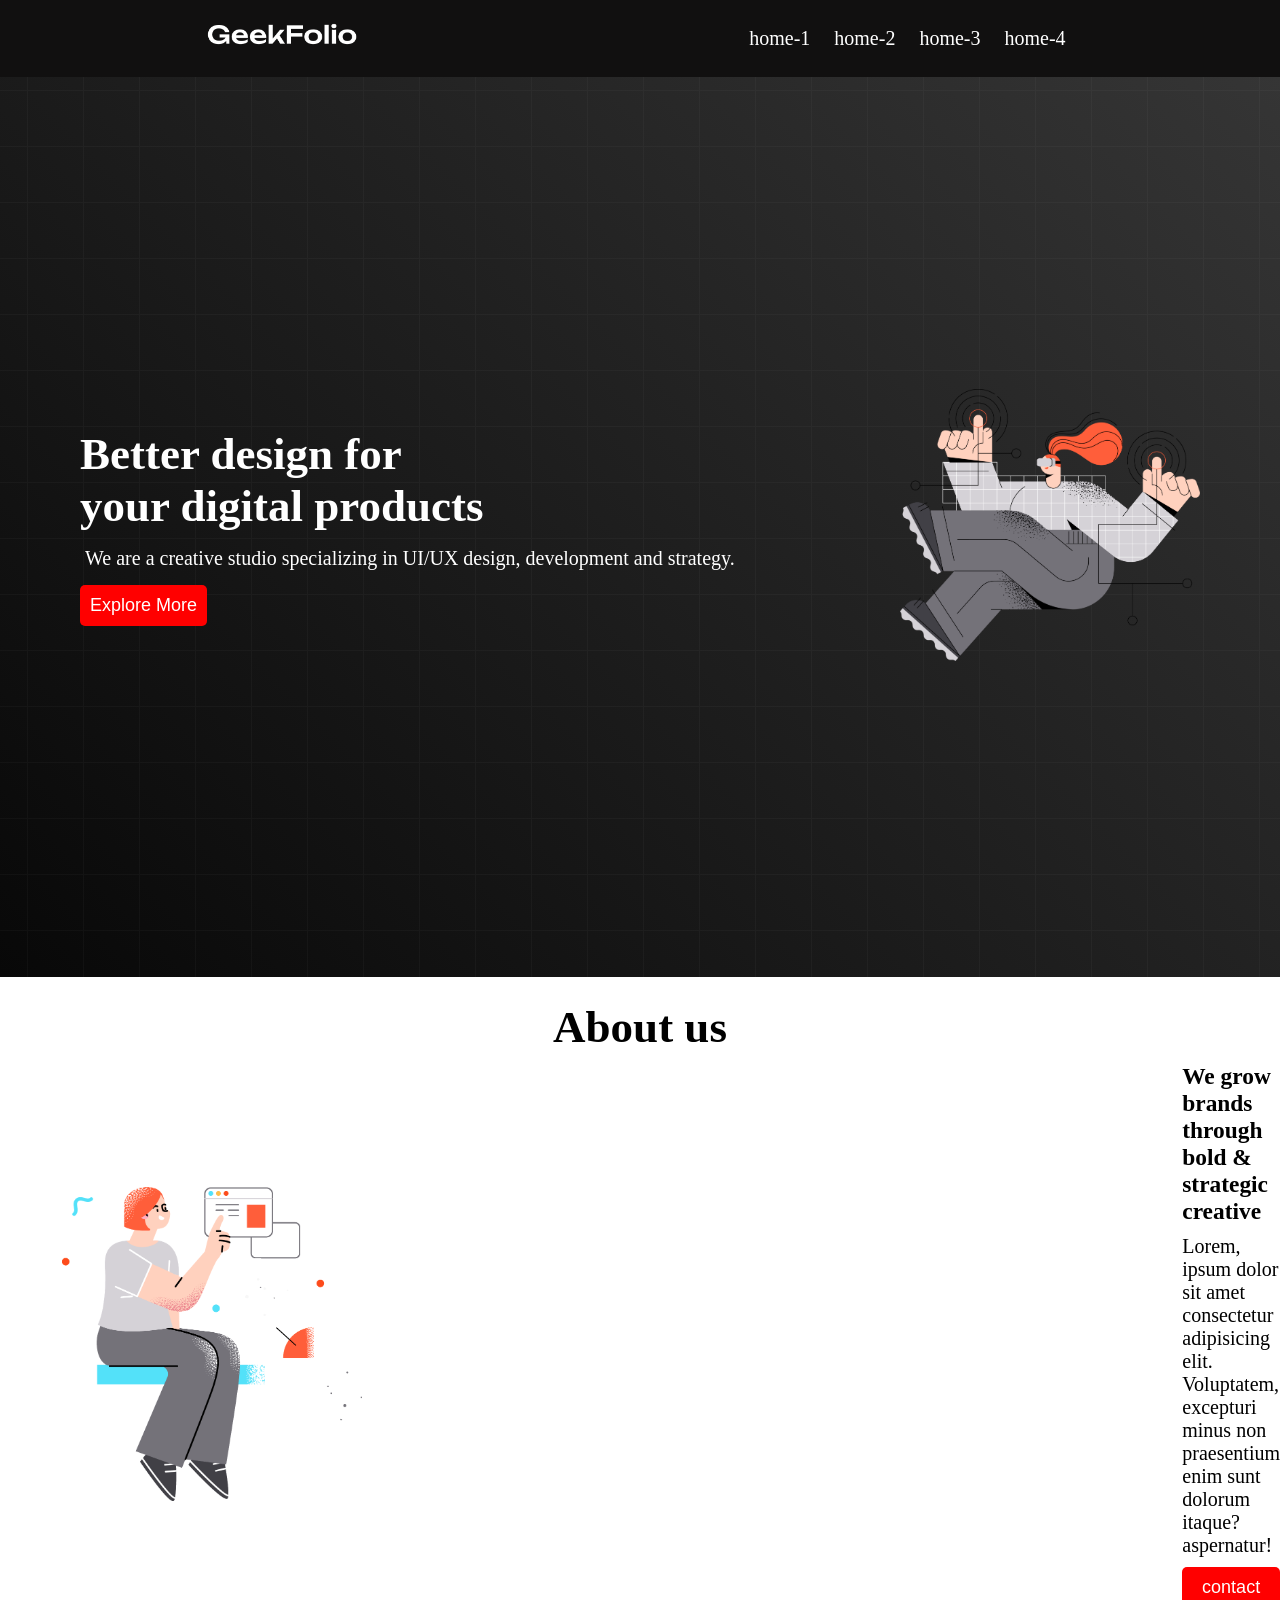
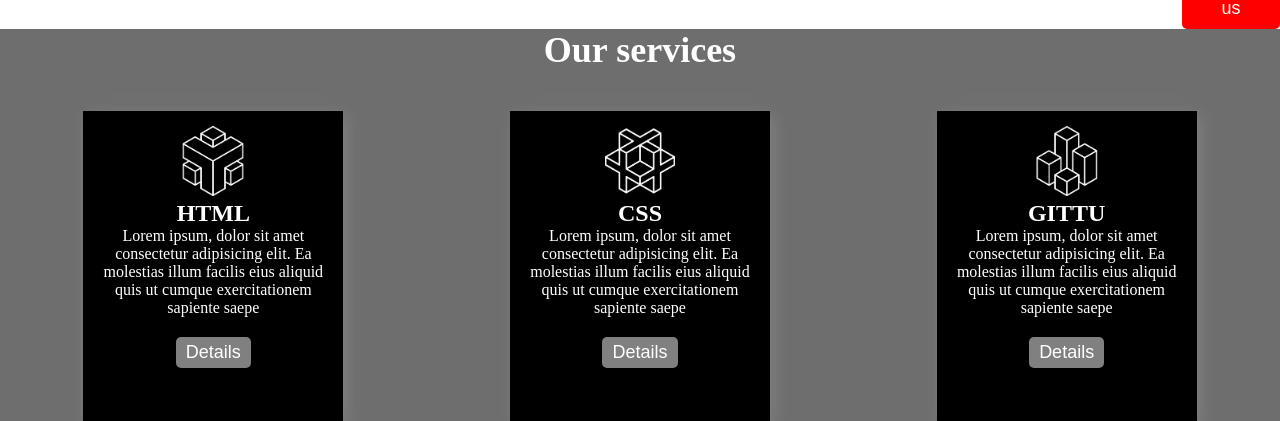
<file: index.html>
<!DOCTYPE html>
<html lang="en">
<head>
    <meta charset="UTF-8">
    <meta name="viewport" content="width=device-width, initial-scale=1.0">
    <title>Turn Back</title>
    <link rel="stylesheet" href="style.css">
</head>
<body>
   
    <header><nav>
        <div class="matha">
          <div class="logo"> <img class="logo-photo" src="./logo/logo-light.png" alt="">
          </div>  
            <div class="menu">
               
                   <li class="lion">home-1</li>
                    <li class="lion">home-2</li>
                    <li class="lion">home-3</li>
                    <li class="lion">home-4</li>
                      
            </div>
        
        
    </div>
    
    </nav>
    </header>

   
    <main>
        <div class="pet">
            <div ><h1 class="texta">Better design for <br>your digital products</h1>
            <p class="descri">We are a creative studio specializing in UI/UX design, development and strategy.</p>
            <button >Explore More</button>
            
            
            </div>

            <div class="image">
                <img class="image" src="./images/banner.png" alt="">
            </div>
        </div>

        <section>
            <h1 class="About_us">About us </h1>
            <div class="middle_part ">
                   
                    <div class="vanga"> <h3 >We grow brands through bold & strategic creative</h3>
                    <p class="des_text">Lorem, ipsum dolor sit amet consectetur adipisicing elit. Voluptatem, excepturi minus non praesentium enim sunt dolorum itaque?aspernatur!</p>
                    <button >
                            contact us
                    </button>
                    </div>

                    <div ><img  class="image ptr" src="./images/section.png" alt=""> </div>
            </div>
        </section>
    </main>

    <footer>
        <section>
           <div class="guru"> <h1 class="title">Our services</h1>
            <div class="baba">
                <DIV class="box">
                    <img class="icon" src="./icon/0.png" alt="">
                    <h1>HTML</h1>
                    <p>Lorem ipsum, dolor sit amet consectetur adipisicing elit. Ea molestias illum facilis eius aliquid quis ut cumque exercitationem sapiente saepe</p>
                    <button class="boxbttn">Details</button>
                </DIV>

                <DIV class="box"><img class="icon" src="./icon/1.png" alt="">
                    <h1>CSS</h1>
                    <p>Lorem ipsum, dolor sit amet consectetur adipisicing elit. Ea molestias illum facilis eius aliquid quis ut cumque exercitationem sapiente saepe</p>
                    <button class="boxbttn">Details</button>
                </DIV>

                <DIV class="box"><img class="icon" src="./icon/2.png" alt="">
                    <h1>GITTU</h1>
                    <p>Lorem ipsum, dolor sit amet consectetur adipisicing elit. Ea molestias illum facilis eius aliquid quis ut cumque exercitationem sapiente saepe</p>
                    <button class="boxbttn">Details</button>
                </DIV>
            </div></div>
        </section>
    </footer>
</body>
</html>
</file>
<file: style.css>
*{margin: 0px;
padding: 0px;}

.matha{
   
    background-color: rgb(17, 16, 16);
    padding: 20px;
    display: flex;
    justify-content: space-around;
    align-items: center;
}
.logo-photo{width: 150px;
   
    
}
.menu{
    color: white;
    list-style: none;
    display: flex;
    
}
.lion{
    margin-left: 10px; padding: 7px;
    font-size: 20px; 
}

.pet{display: flex;
    justify-content: space-around;
    align-items: center;
    height: 100vh;
    background-image: url("./images/background.png"),linear-gradient(45deg, rgb(8,8,8),rgb(53 ,53, 53)); color:white;
    
    
}
.image{
    width: 300px;
}
.texta{
   
    font-size: 45px;
}
.descri{
    font-size: 20px;
    margin-top: 10px;
    padding: 5px;
    margin-bottom: 10px;
}
button{padding: 10px;
background-color: red;
color: white;
font-size: 18px;
border-style: none;
border-radius:5px ;}
.middle_part{display: flex;
    align-items: center;
    justify-content: space-around;
    flex-direction: row-reverse;
    
}
.About_us{
    font-size: 45px;
    text-align: center;
    margin-top: 14px;
    padding: 10px;
}
.vanga{
    margin-left: 800px;
    font-size: 20px;
}
.des_text{
    margin-top: 10px;
    margin-bottom: 10px;
    padding 8px
}
.ptr{
    margin-left: 60px;
    padding:20px;
}
.baba{display: flex;
justify-content: space-around;}

.box{
    width: 230px;
    height: 280px;
    box-shadow: 4px 4px 15px gray;
    background-color: black;
    text-align: center;
    padding: 15px;
    color: white;
}
.title{font-size: 36px;
text-align: center;
margin-bottom: 40px;
color:white;}

.boxbttn{
    margin-top: 20px;
    background-color: gray;
    padding:5px 10px 5px 10px ;
}
.guru{background-color: rgb(110, 110, 110);}
.icon{width: 70px;}
</file>
